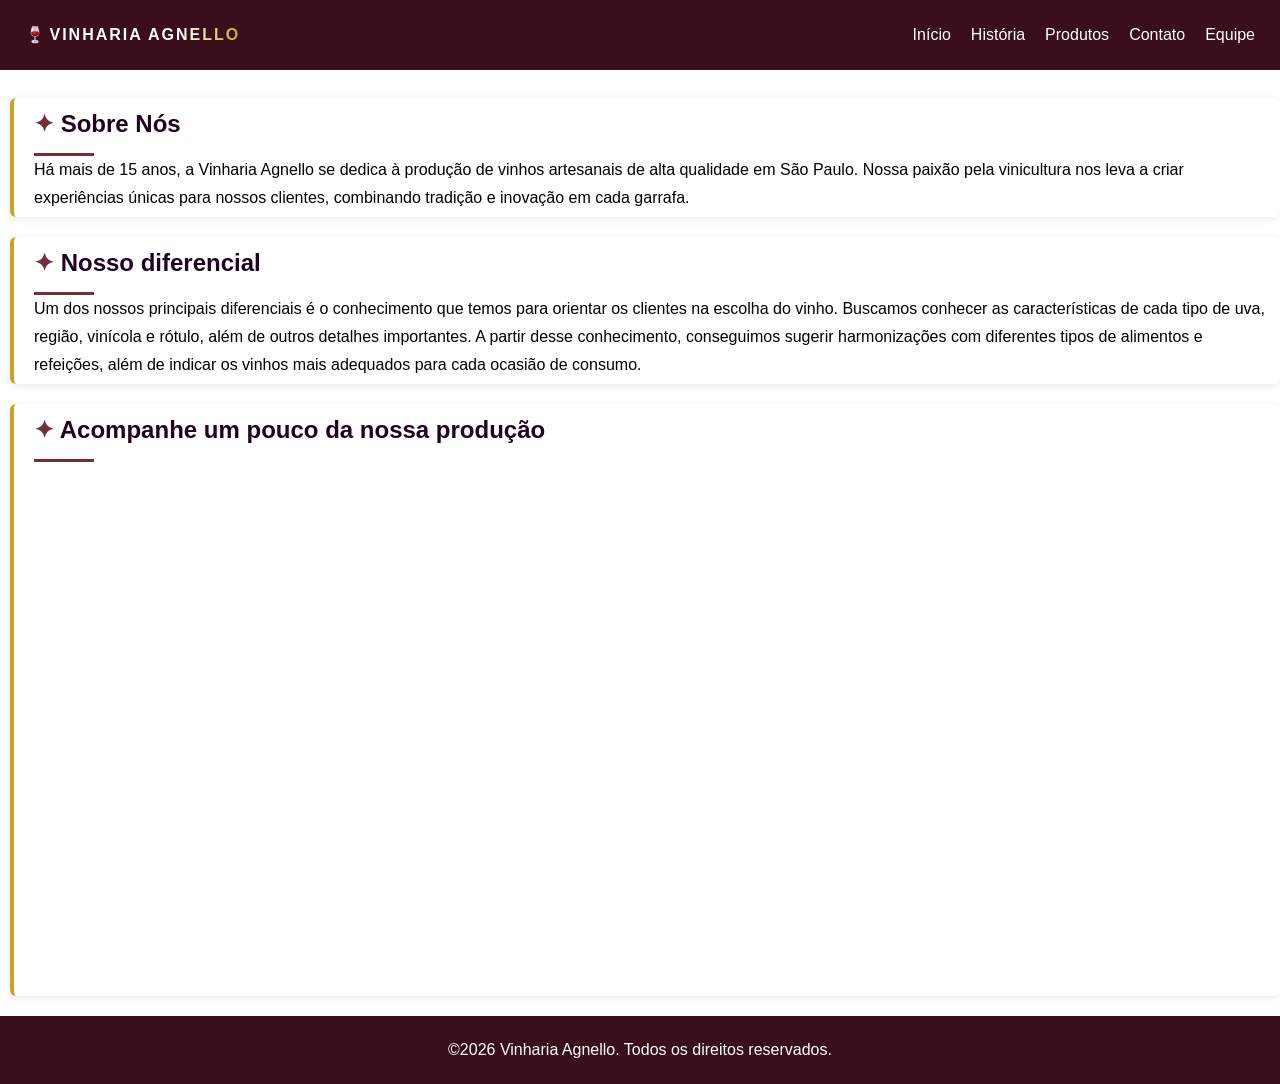
<file: index.html>
<!DOCTYPE html>
<html lang="pt-br">
<head>
    <meta charset="UTF-8">
    <meta name="keywords" content="Vinharia Agnello vinhos artesanais há mais de 15 anos em São Paulo">
    <title>Vinharia Agnello</title>
    <link rel="stylesheet" href="src/assets/css/style.css">
</head>
<body>
    <header class="container-header">
        <div class="container-header_title">
            <a class="title" href="index.html">VINHARIA AGNELLO</a>
        </div>
        <div class="container-header_nav">
            <nav>
                <!-- lista de links internos para navegar pela página -->
                <ul class="menu-list"> 
                    <li class="menu-item"><a href="index.html">Início</a></li>
                    <li class="menu-item"><a href="src/pages/historia.html">História</a></li>
                    <li class="menu-item"><a href="src/pages/produtos.html">Produtos</a></li>
                    <li class="menu-item"><a href="src/pages/contatos.html">Contato</a></li>
                    <li class="menu-item"><a href="src/pages/equipe.html">Equipe</a></li>
                </ul>
            </nav>
        </div>
    </header>

    <br>

    <!-- corpo da pagina inicial -->
    <main>
        <section id="sobre-nos">
            <h2>Sobre Nós</h2>
            <p>Há mais de 15 anos, a Vinharia Agnello se dedica à produção de vinhos artesanais de alta qualidade em São Paulo. Nossa paixão pela vinicultura nos leva a criar experiências únicas para nossos clientes, combinando tradição e inovação em cada garrafa.</p>
        </section>

        <section id = "sobre-nos">
            <h2>Nosso diferencial</h2>
            <p>Um dos nossos principais diferenciais é o conhecimento que temos para orientar os clientes na escolha do vinho. Buscamos conhecer as características de cada tipo de uva, região, vinícola e rótulo, além de outros detalhes importantes. A partir desse conhecimento, conseguimos sugerir harmonizações com diferentes tipos de alimentos e refeições, além de indicar os vinhos mais adequados para cada ocasião de consumo.</p>
        </section>

        <!-- vídeo do youtube -->
        <section id = "sobre-nos">
            <h2 >Acompanhe um pouco da nossa produção</h2>
            <iframe width="919" height="517" src="https://www.youtube.com/embed/ieRbMcKo-t4" title="Produção artesanal de VINHO, Arte Milenar na Serra Gaúcha - VINHO COLONIAL 🍇 tradição italiana" frameborder="0" allow="accelerometer; autoplay; clipboard-write; encrypted-media; gyroscope; picture-in-picture; web-share" referrerpolicy="strict-origin-when-cross-origin" allowfullscreen></iframe>
        </section>
    </main>



    <footer>
        <p class="footer-text">©2026 Vinharia Agnello. Todos os direitos reservados.</p>
    </footer>

<script src="src/assets/js/script.js"></script>    
</body>
</html>
</file>
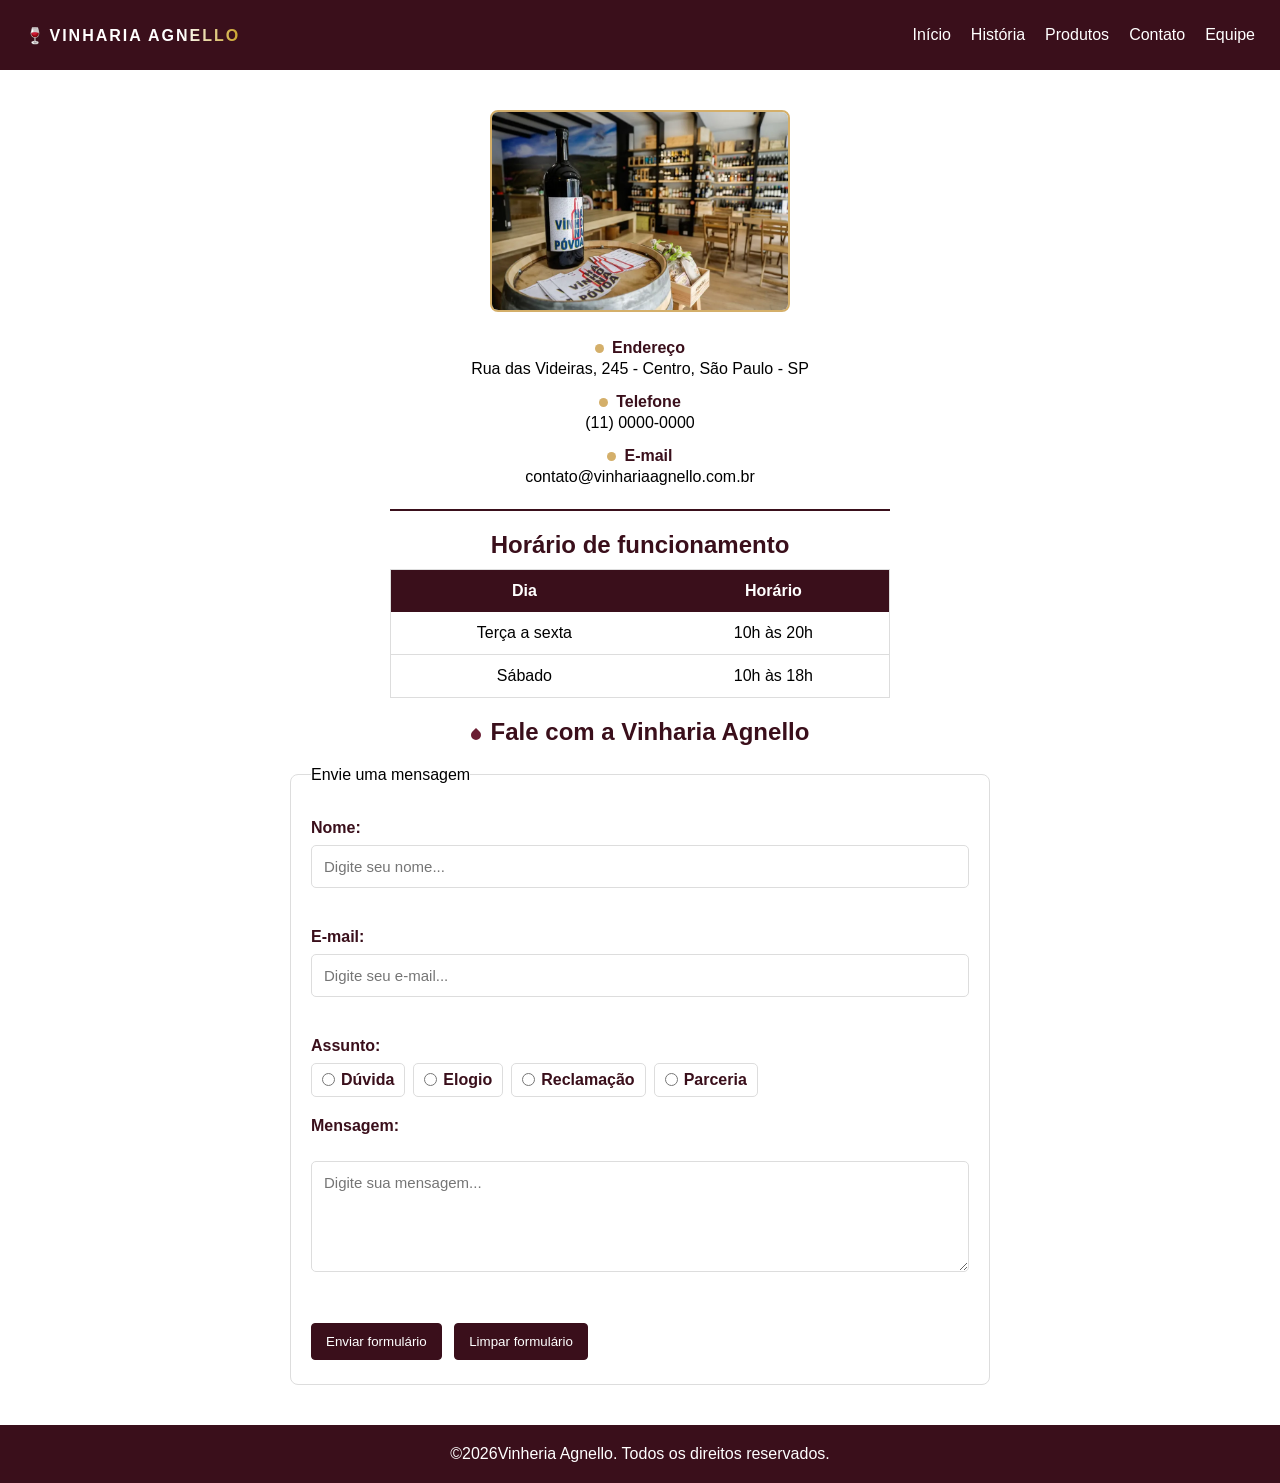
<file: src/pages/contatos.html>
<!DOCTYPE html>
<html lang="pt-br">

<head>
    <meta charset="UTF-8">
    <meta name="viewport" content="width=device-width, initial-scale=1.0">
    <meta name="keywords" content="vinharia agnello, contato, vinhos">
    <meta name="description" content="Contato da Vinharia Agnello">
    <link rel="stylesheet" href="../assets/css/contatos.css">
    <link rel="stylesheet" href="../assets/css/efeitos.css">
    <title>Vinharia Agnello - Contato</title>
</head>

<body>

    <header class="container-header">
        <div class="container-header_title">
            <a class="title" href="../../index.html">VINHARIA AGNELLO</a>
        </div>
        <div class="container-header_nav">
            <nav>
                <ul class="menu-list">
                    <li class="menu-item"><a href="../../index.html">Início</a></li>
                    <li class="menu-item"><a href="historia.html">História</a></li>
                    <li class="menu-item"><a href="produtos.html">Produtos</a></li>
                    <li class="menu-item"><a href="contatos.html" aria-current="page">Contato</a></li>
                    <li class="menu-item"><a href="equipe.html">Equipe</a></li>
                </ul>
            </nav>
        </div>
    </header>
    <main>
        <div class="conteudo-contato">
            <section class="container-informacoes">
                <img src="../assets/imgs/Vinharia.jpg" title="Fachada da loja Vinharia Agnello" width="300"
                    alt="Fachada da loja Vinharia Agnello">
                <dl>
                    <dt>Endereço</dt>
                    <dd>Rua das Videiras, 245 - Centro, São Paulo - SP</dd>

                    <dt>Telefone</dt>
                    <dd>(11) 0000-0000</dd>

                    <dt>E-mail</dt>
                    <dd>contato@vinhariaagnello.com.br</dd>
                </dl>
            </section>
            <div class="divisao-vinho"></div>
            <section class="horario-contato">
                <h3>Horário de funcionamento</h3>
                <table>
                    <tr>
                        <th>Dia</th>
                        <th>Horário</th>
                    </tr>
                    <tr>
                        <td>Terça a sexta</td>
                        <td>10h às 20h</td>
                    </tr>
                    <tr>
                        <td>Sábado</td>
                        <td>10h às 18h</td>
                    </tr>
                </table>
            </section>
            <section id="sobre-nos" class="formulario-section">
                <h2>Fale com a Vinharia Agnello</h2>
                <form>
                    <fieldset>
                        <legend>Envie uma mensagem</legend>
                        <label for="nome">Nome:</label>
                        <input type="text" name="nome" id="nome" placeholder="Digite seu nome...">

                        <label for="email">E-mail:</label>
                        <input type="email" name="email" id="email" placeholder="Digite seu e-mail...">

                        <span class="rotulo-assunto">Assunto:</span>
                        <div class="opcoes-assunto">
                            <div class="opcao-assunto">
                                <input type="radio" name="assunto" id="assunto-duvida" value="duvida">
                                <label for="assunto-duvida">Dúvida</label>
                            </div>
                            <div class="opcao-assunto">
                                <input type="radio" name="assunto" id="assunto-elogio" value="elogio">
                                <label for="assunto-elogio">Elogio</label>
                            </div>
                            <div class="opcao-assunto">
                                <input type="radio" name="assunto" id="assunto-reclamacao" value="reclamacao">
                                <label for="assunto-reclamacao">Reclamação</label>
                            </div>
                            <div class="opcao-assunto">
                                <input type="radio" name="assunto" id="assunto-parceria" value="parceria">
                                <label for="assunto-parceria">Parceria</label>
                            </div>
                        </div>

                        <label for="mensagem">Mensagem:</label><br>
                        <textarea name="mensagem" id="mensagem" rows="5" cols="40"
                            placeholder="Digite sua mensagem..."></textarea>
                        <br><br>
                        <button type="submit">Enviar formulário</button>
                        <button type="reset">Limpar formulário</button>
                    </fieldset>
                </form>
            </section>
        </div>
    </main>
    <footer>
        <p class="footer-text">©2026Vinheria Agnello. Todos os direitos reservados.</p>
    </footer>
    <script src="../assets/js/cadastroDePessoas.js"></script>
</body>

</html>
</file>
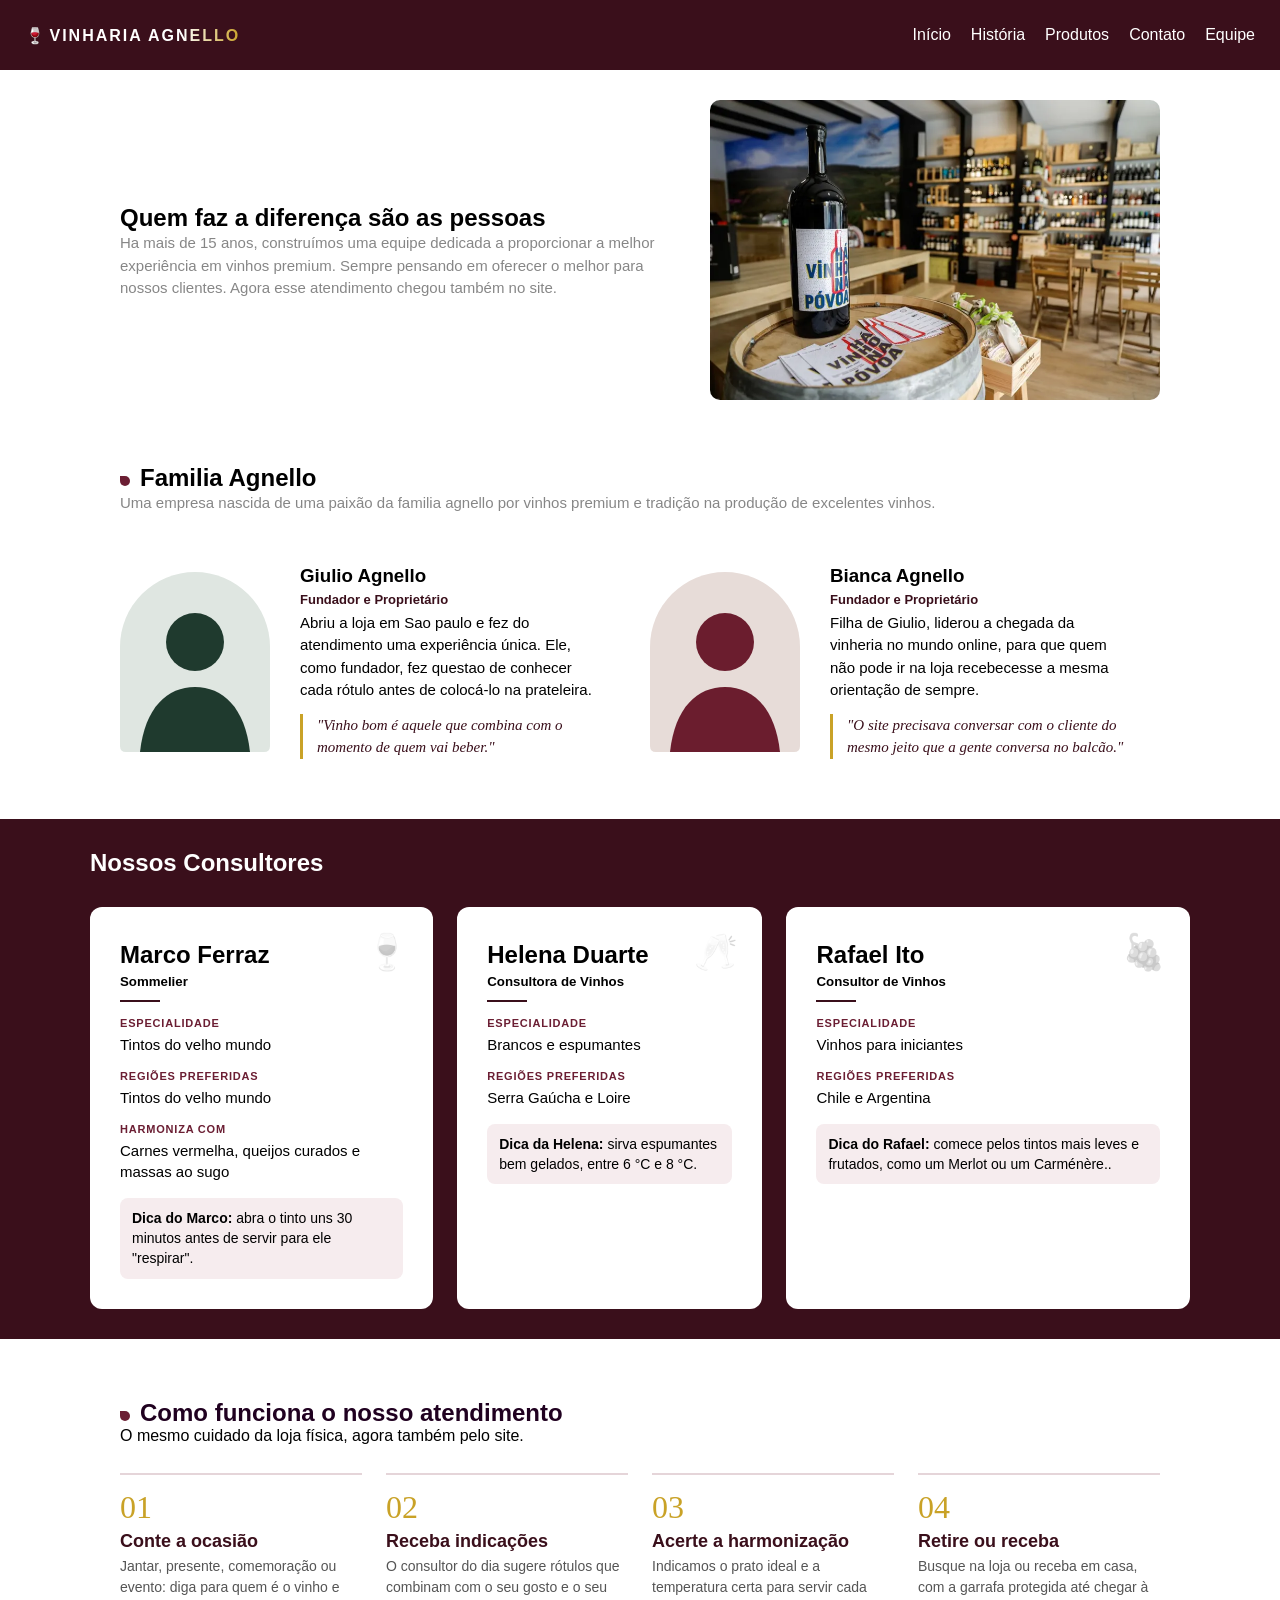
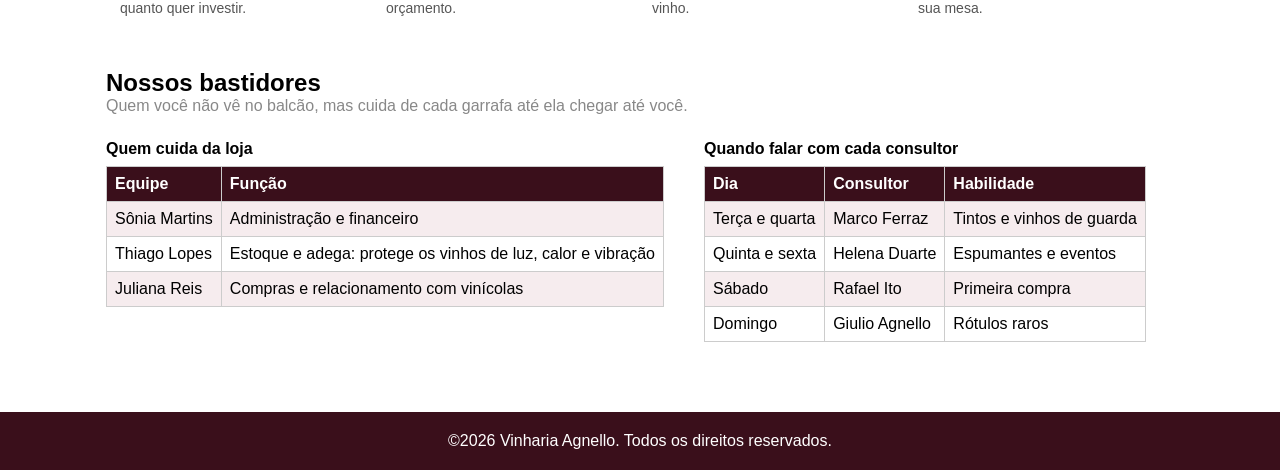
<file: src/pages/equipe.html>
<!DOCTYPE html>
<html lang="pt-br">

<head>
    <meta charset="UTF-8">
    <meta name="viewport" content="width=device-width, initial-scale=1.0">
    <link rel="stylesheet" href="../assets/css/equipe.css">
    <title>Equipe | Vinharia Agnello</title>
</head>

<body>
    <!-- Cabeçalho -->
    <header class="container-header">
        <div class="container-header_title">
            <a class="title design" href="../../index.html">VINHARIA AGNELLO</a>
        </div>
        <div class="container-header_nav">
            <nav>
                <ul class="menu-list">
                    <li class="menu-item"><a href="../../index.html">Início</a></li>
                    <li class="menu-item"><a href="historia.html">História</a></li>
                    <li class="menu-item"><a href="produtos.html">Produtos</a></li>
                    <li class="menu-item"><a href="contatos.html">Contato</a></li>
                    <li class="menu-item"><a href="equipe.html">Equipe</a></li>
                </ul>
            </nav>
        </div>
    </header>


    <!-- Abertura -->
    <section class="container-beginner">
        <div class="container-beginner_text">
            <h1>Quem faz a diferença são as pessoas</h1>
            <p>Ha mais de 15 anos, construímos uma equipe dedicada a proporcionar a melhor experiência em vinhos
                premium. Sempre pensando em oferecer o melhor para nossos clientes. Agora esse atendimento chegou também
                no site.</p>
        </div>
        <div class="container-beginner_image">
            <img class="beginner-image" width="30%" src="../assets/imgs/Vinharia.jpg" alt="Vinharia Agnello">
        </div>
    </section>


    <!-- Fundadores -->
    <section class="container-founders">
        <div class="container-founders_text">
            <h2>Familia Agnello</h2>
            <p>Uma empresa nascida de uma paixão da familia agnello por vinhos premium e tradição na produção de
                excelentes vinhos.</p>
        </div>
        <div class="container-founders_people">
            <div class="pessoa1">
                <img class="founder-image" src="../assets/imgs/bianca.svg" alt="Vinharia Agnello">
                <div class="founder-one">
                    <h3>Giulio Agnello</h3>
                    <h6>Fundador e Proprietário</h6>
                    <p>Abriu a loja em Sao paulo e fez do atendimento uma experiência única. Ele, como fundador, fez
                        questao de conhecer cada rótulo antes de colocá-lo na prateleira.</p>
                    <blockquote class="citacao">
                        <p>"Vinho bom é aquele que combina com o momento de quem vai beber."</p>
                    </blockquote>
                </div>
            </div>
            <div class="pessoa2">
                <img class="founder-image" src="../assets/imgs/giulio.svg" alt="Vinharia Agnello">
                <div class="founder-two">
                    <h3>Bianca Agnello</h3>
                    <h6>Fundador e Proprietário</h6>
                    <p>Filha de Giulio, liderou a chegada da vinheria no mundo online, para que quem não pode ir na loja
                        recebecesse a mesma orientação de sempre.</p>
                    <blockquote class="citacao">
                        <p>"O site precisava conversar com o cliente do mesmo jeito que a gente conversa no balcão."</p>
                    </blockquote>
                </div>
            </div>
        </div>
    </section>


    <!-- Consultores -->
    <section class="container-consultants bolhas">
        <div class="container-consultants_text">
            <h2>Nossos Consultores</h2>
        </div>
        <div class="container-cards" id="topo">
            <div class="container-principal">
                <h1 class="Marco">Marco Ferraz</h1>
                <h5>Sommelier</h5>
                <hr>
                <div class="ficha">
                    <h6>Especialidade</h6>
                    <p>Tintos do velho mundo</p>
                    <h6>Regiões preferidas</h6>
                    <p>Tintos do velho mundo</p>
                    <h6>Harmoniza com</h6>
                    <p>Carnes vermelha, queijos curados e massas ao sugo</p>
                </div>
                <p class="dica"><strong>Dica do Marco:</strong> abra o tinto uns 30 minutos antes de servir para ele
                    "respirar".</p>
            </div>
            <div class="container-secondary">
                <h1 class="Helena">Helena Duarte</h1>
                <h5>Consultora de Vinhos</h5>
                <hr>
                <div class="ficha">
                    <h6>Especialidade</h6>
                    <p>Brancos e espumantes</p>
                    <h6>Regiões preferidas</h6>
                    <p>Serra Gaúcha e Loire</p>
                </div>
                <p class="dica"><strong>Dica da Helena: </strong> sirva espumantes bem gelados, entre 6 °C e 8 °C.</p>
            </div>
            <div class="container-third">
                <h1 class="Rafael">Rafael Ito</h1>
                <h5>Consultor de Vinhos</h5>
                <hr>
                <div class="ficha">
                    <h6>Especialidade</h6>
                    <p>Vinhos para iniciantes</p>
                    <h6>Regiões preferidas</h6>
                    <p>Chile e Argentina</p>
                </div>
                <p class="dica"><strong>Dica do Rafael: </strong> comece pelos tintos mais leves e frutados, como um
                    Merlot ou um Carménère..</p>
            </div>
        </div>
    </section>



    <!-- Atendimento -->
    <section class="container-atendimento">
        <h2>Como funciona o nosso atendimento</h2>
        <p>O mesmo cuidado da loja física, agora também pelo site.</p>

        <ol class="passos">
            <li>
                <span class="numero">01</span>
                <h3>Conte a ocasião</h3>
                <p>Jantar, presente, comemoração ou evento: diga para quem é o vinho e quanto quer investir.</p>
            </li>
            <li>
                <span class="numero">02</span>
                <h3>Receba indicações</h3>
                <p>O consultor do dia sugere rótulos que combinam com o seu gosto e o seu orçamento.</p>
            </li>
            <li>
                <span class="numero">03</span>
                <h3>Acerte a harmonização</h3>
                <p>Indicamos o prato ideal e a temperatura certa para servir cada vinho.</p>
            </li>
            <li>
                <span class="numero">04</span>
                <h3>Retire ou receba</h3>
                <p>Busque na loja ou receba em casa, com a garrafa protegida até chegar à sua mesa.</p>
            </li>
        </ol>
    </section>



    <!-- Bastidores -->
    <section class="bastidores">
        <h2>Nossos bastidores</h2>
        <p class="subtitulo">Quem você não vê no balcão, mas cuida de cada garrafa até ela chegar até você.</p>

        <div class="tabelas" border="1">
            <div>
                <h3>Quem cuida da loja</h3>
                <table>
                    <tr>
                        <th>Equipe</th>
                        <th>Função</th>
                    </tr>
                    <tr>
                        <td>Sônia Martins</td>
                        <td>Administração e financeiro</td>
                    </tr>
                    <tr>
                        <td>Thiago Lopes</td>
                        <td>Estoque e adega: protege os vinhos de luz, calor e vibração</td>
                    </tr>
                    <tr>
                        <td>Juliana Reis</td>
                        <td>Compras e relacionamento com vinícolas</td>
                    </tr>
                </table>
            </div>

            <div>
                <h3>Quando falar com cada consultor</h3>
                <table>
                    <tr>
                        <th>Dia</th>
                        <th>Consultor</th>
                        <th>Habilidade</th>
                    </tr>
                    <tr>
                        <td>Terça e quarta</td>
                        <td>Marco Ferraz</td>
                        <td>Tintos e vinhos de guarda</td>
                    </tr>
                    <tr>
                        <td>Quinta e sexta</td>
                        <td>Helena Duarte</td>
                        <td>Espumantes e eventos</td>
                    </tr>
                    <tr>
                        <td>Sábado</td>
                        <td>Rafael Ito</td>
                        <td>Primeira compra</td>
                    </tr>
                    <tr>
                        <td>Domingo</td>
                        <td>Giulio Agnello</td>
                        <td>Rótulos raros</td>
                    </tr>
                </table>
            </div>
        </div>
    </section>




    <!-- Rodape -->
    <footer>
        <p class="footer-text">&copy;2026 Vinharia Agnello. Todos os direitos reservados.</p>
    </footer>


</body>

</html>
</file>
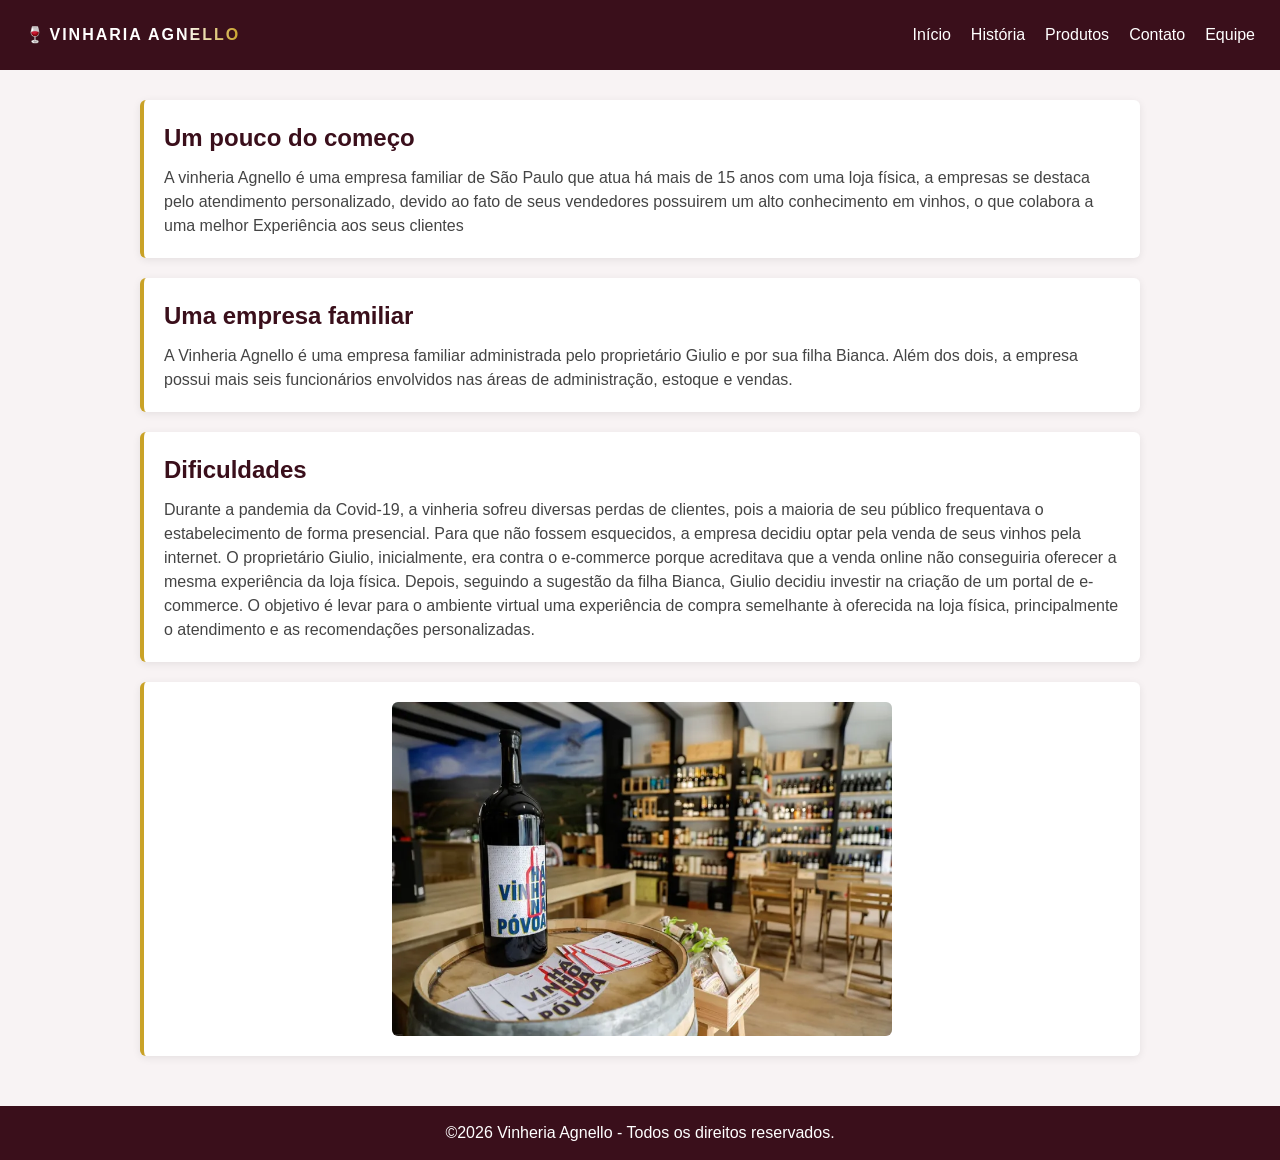
<file: src/pages/historia.html>
<!DOCTYPE html>
    <html lang="pt-br">
    <head>
        <meta charset="UTF-8">
        <meta name="viewport" content="width=device-width, initial-scale=1.0">
        <link rel="stylesheet" href="../assets/css/historia.css">   
        <title>História da Vinheria Agnello</title>
    </head>
    <body>
<header class="container-header">
        <div class="container-header_title"> 
            <a class="title" href="../../index.html">VINHARIA AGNELLO</a>
        </div>
        <div class="container-header_nav">
            <nav>
                <ul class="menu-list">
                    <li class="menu-item"><a href="../../index.html">Início</a></li>
                    <li class="menu-item"><a href="historia.html">História</a></li>
                    <li class="menu-item"><a href="produtos.html">Produtos</a></li>
                    <li class="menu-item"><a href="contatos.html">Contato</a></li>
                    <li class="menu-item"><a href="equipe.html">Equipe</a></li>
                </ul>
            </nav>
        </div>
    </header>
        <main>
         <section id = "sobre-nos">
        <h2> Um pouco do começo </h2>
        <p> 
            A vinheria Agnello é uma empresa familiar de São Paulo que atua há mais de 15 anos com uma loja física, a empresas se destaca pelo atendimento personalizado, devido ao fato de seus vendedores possuirem um alto conhecimento em vinhos, o que colabora a uma melhor Experiência aos seus clientes 
        </p>
         </section>
         <section id = "sobre-nos">
        <h2>Uma empresa familiar</h2>

        <p>
            A Vinheria Agnello é uma empresa familiar administrada pelo proprietário
            Giulio e por sua filha Bianca. Além dos dois, a empresa possui mais seis
            funcionários envolvidos nas áreas de administração, estoque e vendas.
        </p>
        </section>
        <section id="sobre-nos">
            <h2>Dificuldades</h2>
            <p>Durante a pandemia da Covid-19, a vinheria sofreu diversas perdas de clientes, pois a maioria de seu público frequentava o estabelecimento de forma presencial. Para que não fossem esquecidos, a empresa decidiu optar pela venda de seus vinhos pela internet. O proprietário Giulio, inicialmente, era contra o e-commerce porque acreditava que a venda online não conseguiria oferecer a mesma experiência da loja física. Depois, seguindo a sugestão da filha Bianca, Giulio decidiu investir na criação de um portal de e-commerce. O objetivo é levar para o ambiente virtual uma experiência de compra semelhante à oferecida na loja física, principalmente o atendimento e as recomendações personalizadas.</p>
        </section>

        <section id="sobre-nos">
            <img src="../assets/imgs/Vinharia.jpg" alt="Vinheria Agnello" width="300">
        </section>

        </main>

        <footer>
            <p class="footer-text">
                ©2026 Vinheria Agnello - Todos os direitos reservados.
            </p>
        </footer>

    </body>
</html>
</file>
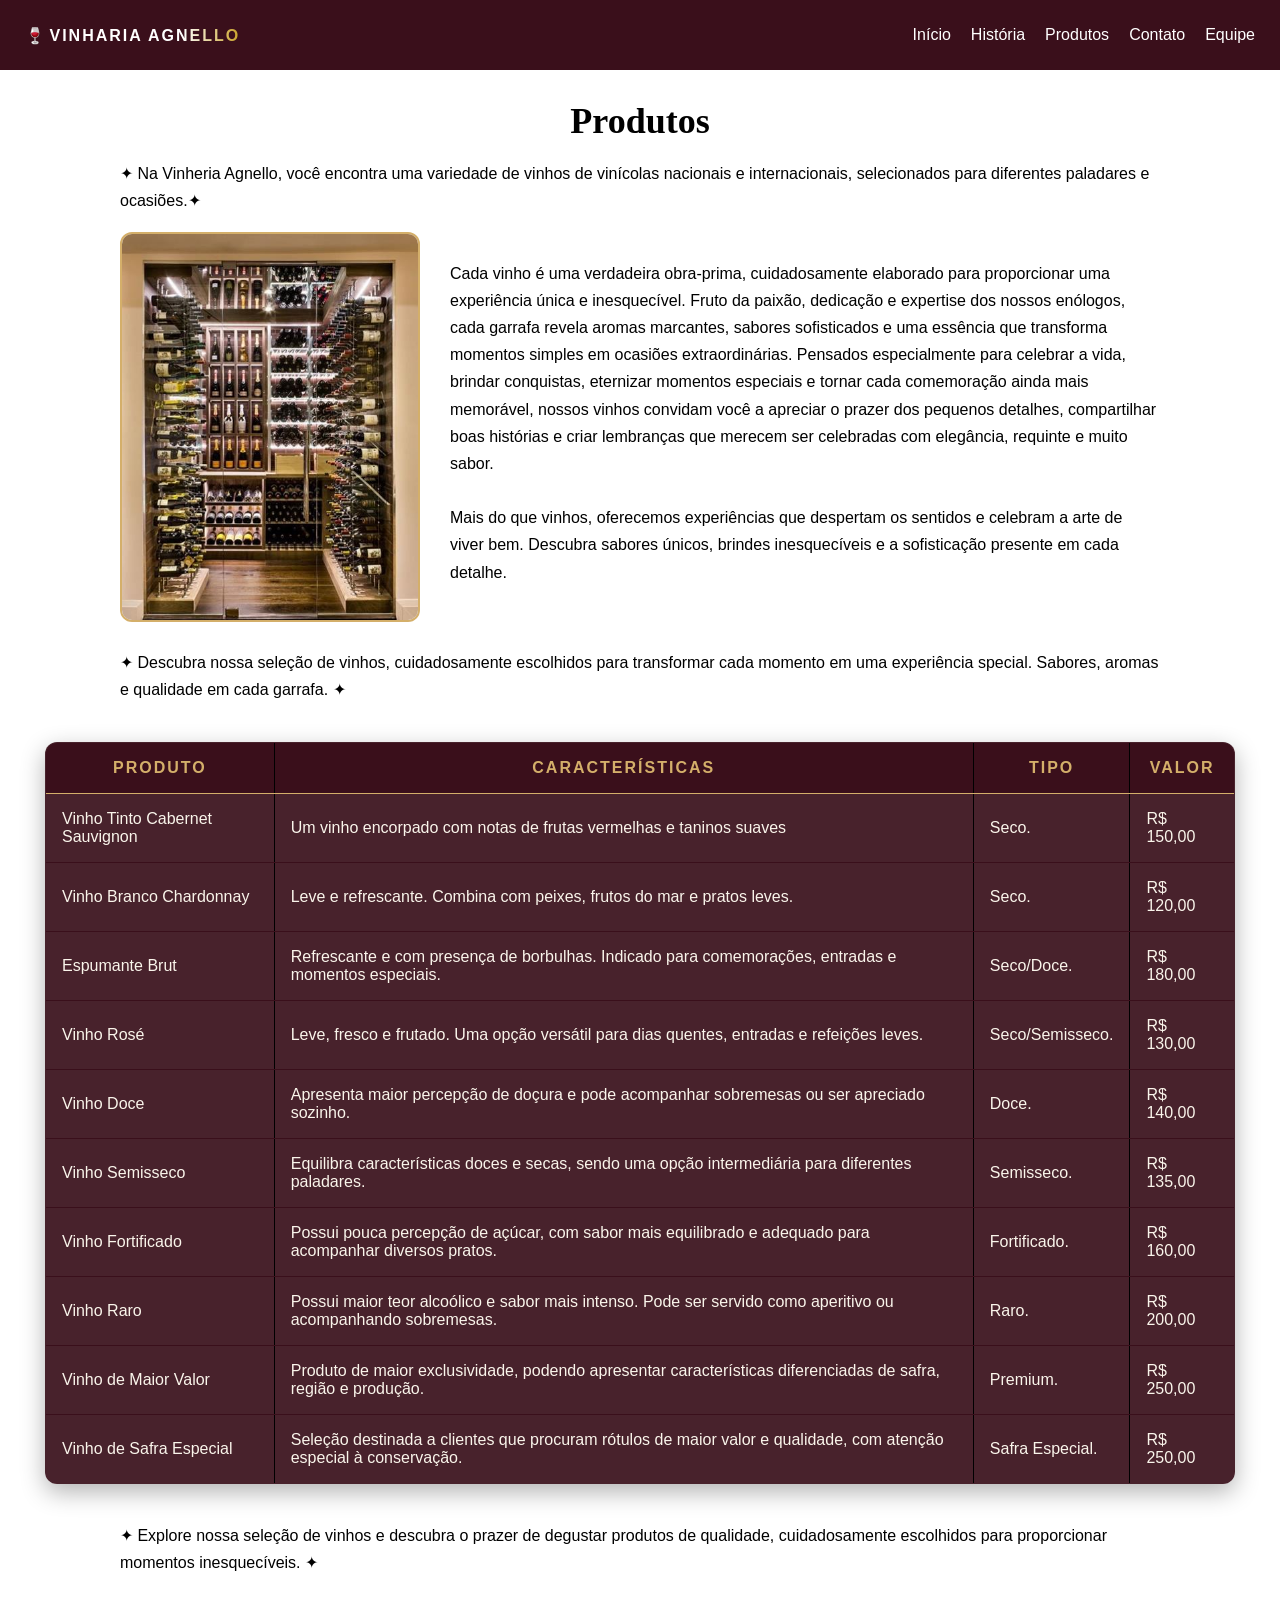
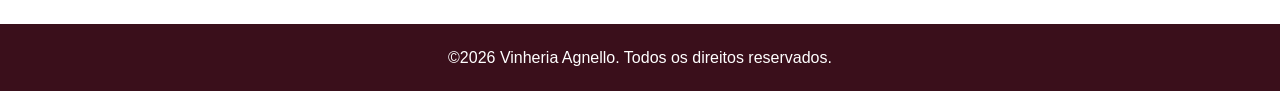
<file: src/pages/produtos.html>
<!DOCTYPE html>
<html lang="pt-br">

<head>
    <link rel="stylesheet" href="../assets/css/produtos.css">
    <meta charset="UTF-8">
    <meta name="viewport" content="width=device-width, initial-scale=1.0">

</head>

<body>
    <!-- Cabeçalho -->
    <header class="container-header">
        <div class="container-header_title">
            <a class="title" href="../../index.html">VINHARIA AGNELLO</a>
        </div>
        <div class="container-header_nav">
            <nav>
                <ul class="menu-list">
                    <li class="menu-item"><a href="../../index.html">Início</a></li>
                    <li class="menu-item"><a href="historia.html">História</a></li>
                    <li class="menu-item"><a href="produtos.html">Produtos</a></li>
                    <li class="menu-item"><a href="contatos.html">Contato</a></li>
                    <li class="menu-item"><a href="equipe.html">Equipe</a></li>
                </ul>
            </nav>
        </div>
    </header>
<div class=decoracao>
       
    <section id="sobre-nos">
        <h1>Produtos</h1>
        <br>
        <p>✦ Na Vinheria Agnello, você encontra uma variedade de vinhos de vinícolas nacionais e internacionais,
            selecionados para diferentes paladares e ocasiões.✦ </p>
            <br>
            <div class="container">
        <img src="../assets/imgs/Vinnho1.png" alt="Vinhos" width="500">
        <p><br>Cada vinho é uma verdadeira obra-prima, cuidadosamente elaborado para proporcionar uma experiência única e inesquecível. Fruto da paixão, dedicação e expertise dos nossos enólogos, cada garrafa revela aromas marcantes, sabores sofisticados e uma essência que transforma momentos simples em ocasiões extraordinárias. Pensados especialmente para celebrar a vida, brindar conquistas, eternizar momentos especiais e tornar cada comemoração ainda mais memorável, nossos vinhos convidam você a apreciar o prazer dos pequenos detalhes, compartilhar boas histórias e criar lembranças que merecem ser celebradas com elegância, requinte e muito sabor. <br> <br>
        Mais do que vinhos, oferecemos experiências que despertam os sentidos e celebram a arte de viver bem. Descubra sabores únicos, brindes inesquecíveis e a sofisticação presente em cada detalhe.    
        </p>
        

        </div>
        <p class="container-text"><br>✦ Descubra nossa seleção de vinhos, cuidadosamente escolhidos para transformar cada
            momento em uma experiência special. Sabores, aromas e qualidade em cada garrafa. ✦</p>
            
    </section>

    <br>
    <table>
        <tr>
            <th>Produto</th>
            <th>Características</th>
            <th>Tipo</th>
            <th>Valor</th>
        </tr>
        <tr>
            <td>Vinho Tinto Cabernet Sauvignon</td>
            <td>Um vinho encorpado com notas de frutas vermelhas e taninos suaves</td>
            <td>Seco.</td>
            <td>R$ 150,00</td>
        </tr>
        <tr>
            <td>Vinho Branco Chardonnay</td>
            <td>Leve e refrescante. Combina com peixes, frutos do mar e pratos leves.</td>
            <td>Seco.</td>
            <td>R$ 120,00</td>
        </tr>
        <tr>
            <td>Espumante Brut</td>
            <td>Refrescante e com presença de borbulhas. Indicado para comemorações, entradas e momentos especiais.</td>
            <td>Seco/Doce.</td>
            <td>R$ 180,00</td>
        </tr>

        <tr>
            <td>Vinho Rosé</td>
            <td>Leve, fresco e frutado. Uma opção versátil para dias quentes, entradas e refeições leves. </td>
            <td>Seco/Semisseco.</td>
            <td>R$ 130,00</td>
        </tr>
        <tr>
            <td>Vinho Doce</td>
            <td>Apresenta maior percepção de doçura e pode acompanhar sobremesas ou ser apreciado sozinho.</td>
            <td>Doce.</td>
            <td>R$ 140,00</td>
        </tr>
        <tr>
            <td>Vinho Semisseco</td>
            <td>Equilibra características doces e secas, sendo uma opção intermediária para diferentes paladares.</td>
            <td>Semisseco.</td>
            <td>R$ 135,00</td>
        </tr>
        <tr>
            <td>Vinho Fortificado</td>
            <td>Possui pouca percepção de açúcar, com sabor mais equilibrado e adequado para acompanhar diversos pratos.
            </td>
            <td>Fortificado.</td>
            <td>R$ 160,00</td>
        </tr>
        <tr>
            <td>Vinho Raro</td>
            <td>Possui maior teor alcoólico e sabor mais intenso. Pode ser servido como aperitivo ou acompanhando
                sobremesas.</td>
            <td>Raro.</td>
            <td>R$ 200,00</td>
        </tr>
        <tr>
            <td>Vinho de Maior Valor</td>
            <td>Produto de maior exclusividade, podendo apresentar características diferenciadas de safra, região e
                produção.</td>
            <td>Premium.</td>
            <td>R$ 250,00</td>
        </tr>
        <tr>
            <td>Vinho de Safra Especial</td>
            <td>Seleção destinada a clientes que procuram rótulos de maior valor e qualidade, com atenção especial à
                conservação.</td>
            <td>Safra Especial.</td>
            <td>R$ 250,00</td>
        </tr>
    </table>
    <style>
        table {
            border-collapse: collapse;
            width: 100%;
            margin: 10px auto;
        }

    </style>
    <br>
    <section id="sobre-nos">
        <p>✦ Explore nossa seleção de vinhos e descubra o prazer de degustar produtos de qualidade, cuidadosamente
            escolhidos para proporcionar momentos inesquecíveis. ✦</p>
            <br>
    </section>
</div>
    <footer>
        <p class="footer-text">
            ©2026 Vinheria Agnello. Todos os direitos reservados.
        </p>
    </footer>
</body>

</html>
</file>
<file: src/assets/css/style.css>
@import url("./efeitos.css");

* {
    margin: 0;
    padding: 0;
    box-sizing: border-box;
    font-family: 'Franklin Gothic Medium', 'Arial Narrow', Arial, sans-serif;
    line-height: 1.75;

}
a,
li {
    text-decoration: none;
    list-style: none;
}
body {
    font-family: 'Franklin Gothic Medium', 'Arial Narrow', Arial, sans-serif;
    background-color: white;
    margin: 0;
    padding: 0;
}
    

iframe {
    width: 70%;
    aspect-ratio: 16 / 9;
    height: auto;
    border-radius: 12px;
    display: block;
}

@keyframes design {
    0% {
        background-position: 100% center;
    }

    /* luz escondida à esquerda */
    100% {
        background-position: 0% center;
    }

}

.container-header .title {
    font-weight: 700;
    letter-spacing: 2px;
    background: linear-gradient(90deg, #fff 35%, #C9A227 50%, #fff 65%);
    background-size: 200% auto;
    background-clip: text;
    color: transparent;
    animation: design 3s ease-in-out infinite alternate;
}

.menu-list {
    display: flex;
    gap: 20px;
    list-style: none;
}

.menu-item a {
    position: relative;
    color: white;
    text-decoration: none;
    transition: color 0.5s ease;
}

.menu-item a:hover {
    color: #c09926;
}

.menu-item a::after {
    content: "";
    position: absolute;
    bottom: 0;
    left: 0;
    width: 100%;
    height: 2px;
    background-color: #c09926;
    transform: scaleX(0);
    transform-origin: left;
    transition: transform 0.5s ease;
}

.menu-item a:hover::after {
    transform: scaleX(1);
}


.container-header_title::before {
    content: "🍷";
}

.container-header {
    padding: 25px;
    display: flex;
    justify-content: space-between;
    width: 100%;
    height: 70px;
    line-height: normal;
    color: white;
    background-color: #3A0F1B;
    align-items: center;
}


.title {
    color: white;
}

.title {
    color: white;
}

h2 {
    color: #200120;
}

footer {
    background-color: #3A0F1B;
    color: #fff;
    width: 100%;
    margin-top: auto;
}


.footer-text {
    align-items: center;
    justify-content: center;
    display: flex;
    padding: 20px;
}

#sobre-nos {
  margin-left: 10px;
  background-color: white;
  padding: 5px;
  padding-left: 20px;
  margin-bottom: 20px;
  border-left: 4px solid #c9a227;
  border-radius: 6px;
  box-shadow: 0 2px 8px #00000015;
  transition: transform 0.3s ease;
}


#sobre-nos:hover {
  transform: translateX(5px);
}

/* estilizando com css a pg inicial */
a, button, img {
  transition: all 0.4s ease;
}

a:focus, iframe:focus {
  outline: 2px solid #722f37;
  outline-offset: 3px;
}

/* 2 PSEUDO-ELEMENTOS - Aula 06 slide 20 */
h2::before {
  content: "✦ ";
  color: #722f37;
}

h2::after {
  content: "";
  display: block;
  width: 60px;
  height: 3px;
  background: #722f37;
  margin-top: 8px;
  transition: width 0.4s;
}

h2:hover::after {
  width: 120px;
}

@keyframes entradaSuave {
  from { opacity: 0; transform: translateY(30px); }
  to { opacity: 1; transform: translateY(0); }
}

main section {
  animation: entradaSuave 0.8s ease-out backwards;
}

img:hover, iframe:hover {
  transform: scale(1.03) rotate(1deg);
  box-shadow: 0 10px 20px rgba(0,0,0,0.2);
}
/* alinhar vídeo do youtube */
iframe { 
  border-radius: 12px;
  display: block;
  margin: 20px auto;
  max-width: 100%;
}
</file>
<file: src/assets/css/contatos.css>
* {
    margin: 0;
    padding: 0;
    box-sizing: border-box;
    font-family: 'Franklin Gothic Medium', 'Arial Narrow', Arial, sans-serif;

}

a,
li {
    text-decoration: none;
    list-style: none;
}


/* Cabecalho */
@keyframes design {
    0% {
        background-position: 100% center;
    }

    100% {
        background-position: 0% center;
    }
}

.container-header .title {
    font-weight: 700;
    letter-spacing: 2px;
    background: linear-gradient(90deg, #fff 35%, #C9A227 50%, #fff 65%);
    background-size: 200% auto;
    background-clip: text;
    color: transparent;
    animation: design 3s ease-in-out infinite alternate;
}

.container-header_title::before {
    content: "🍷";
}

.menu-list {
    display: flex;
    gap: 20px;
}

.menu-item a {
    position: relative;
    color: white;
    text-decoration: none;
    transition: color 0.5s ease;
}

.menu-item a:hover {
    color: #c09926;
}

.menu-item a::after {
    content: "";
    position: absolute;
    bottom: 0;
    left: 0;
    width: 100%;
    height: 2px;
    background-color: #c09926;
    transform: scaleX(0);
    transform-origin: left;
    transition: transform 0.5s ease;
}

.menu-item a:hover::after {
    transform: scaleX(1);
}

.title {
    color: white;
}

main {
    padding: 40px 20px;
}

.conteudo-contato {
    max-width: 700px;
    margin: 0 auto;
    display: flex;
    flex-direction: column;
    align-items: center;
    gap: 20px;
}

table {
    width: 100%;
    max-width: 500px;
    border-collapse: collapse;
    margin: 10px auto 0;
    background-color: white;
    border: 1px solid #ddd;
}

table th {
    background-color: #3A0F1B;
    color: white;
    padding: 12px;
    text-align: center;
}

table td {
    padding: 12px;
    border-bottom: 1px solid #ddd;
    text-align: center;
}



form label {
    display: block;
    color: #3A0F1B;
    font-weight: bold;
    margin-top: 15px;
    margin-bottom: 8px;
}

form input[type="text"],
form input[type="email"],
form textarea {
    width: 100%;
    padding: 12px;
    border: 1px solid #ddd;
    border-radius: 5px;
    font-size: 15px;
    margin-bottom: 25px;
}

.container-formulario {
    display: grid;
    grid-template-columns: 1fr 1fr;
    gap: 20px;
}

.texto-formulario p {
    font-size: 15px;
    color: #00000079;
    line-height: 1.5;
}

#sobre-nos {
    width: 100%;
    max-width: 700px;
    margin: 0 auto;
    padding: 0;
}

.container-informacoes {
    width: 100%;
    margin-bottom: 0;
    display: flex;
    flex-direction: column;
    align-items: center;
    text-align: center;
    gap: 15px;
}

.container-informacoes img {
    display: block;
    width: 300px;
    margin: 0 auto;
    border-radius: 8px;
}

.container-informacoes dl {
    margin: 0;
}

.container-informacoes dt {
    margin-top: 12px;
    color: #3A0F1B;
    font-weight: bold;
}

.container-informacoes dd {
    margin: 0;
    line-height: 1.5;
}

.divisao-vinho {
    width: 100%;
    max-width: 500px;
    height: 2px;
    background-color: #3A0F1B;
    margin: 0 auto;
}

.horario-contato {
    width: 100%;
    max-width: 500px;
    text-align: center;
}

.horario-contato h3 {
    margin: 0 0 10px;
    color: #3A0F1B;
    text-align: center;
    font-size: 1.5rem;
}

.formulario-section {
    width: 100%;
    max-width: 700px;
}

.formulario-section h2 {
    margin-bottom: 20px;
    text-align: center;
    color: #3A0F1B;
}

fieldset {
    border: 1px solid #ddd;
    border-radius: 8px;
    padding: 20px;
    background: #fff;
}

.container-header {
    padding: 25px;
    display: flex;
    justify-content: space-between;
    width: 100%;
    height: 70px;
    background-color: #3A0F1B;
    align-items: center;
}

footer {
    background-color: #3A0F1B;
    color: #fff;
}

.footer-text {
    align-items: center;
    justify-content: center;
    display: flex;
    padding: 20px;
}
</file>
<file: src/assets/css/efeitos.css>
@keyframes design {
    0% {
        background-position: 100% center;
    }

    100% {
        background-position: 0% center;
    }
}

@keyframes contato-entrada {
    from {
        opacity: 0;
        transform: translateY(14px);
    }

    to {
        opacity: 1;
        transform: translateY(0);
    }
}

.container-header .title {
    font-weight: 700;
    letter-spacing: 2px;
    background: linear-gradient(90deg, #fff 35%, #c9a227 50%, #fff 65%);
    background-size: 200% auto;
    background-clip: text;
    color: transparent;
    animation: design 3s ease-in-out infinite alternate;
}

.container-header_title::before {
    content: "🍷";
}

.container-header .menu-item a {
    position: relative;
    transition: color 0.5s ease;
}

.container-header .menu-item a::after {
    position: absolute;
    bottom: 0;
    left: 0;
    width: 100%;
    height: 2px;
    background: #c09926;
    content: "";
    transform: scaleX(0);
    transform-origin: left;
    transition: transform 0.5s ease;
}

.container-header .menu-item a:hover {
    color: #c09926;
}

.container-header .menu-item a:hover::after {
    transform: scaleX(1);
}

.container-header .menu-item a:focus-visible,
.formulario-section :focus-visible {
    outline: 3px solid #d4af6a;
    outline-offset: 3px;
}

.conteudo-contato > section {
    animation: contato-entrada 0.65s ease both;
}

.conteudo-contato > section:nth-child(3) {
    animation-delay: 0.12s;
}

.conteudo-contato > section:nth-child(4) {
    animation-delay: 0.22s;
}

.container-informacoes dt::before {
    display: inline-block;
    width: 9px;
    height: 9px;
    margin-right: 8px;
    border-radius: 50%;
    background: #d4af6a;
    content: "";
}

.formulario-section h2::before {
    display: inline-block;
    width: 10px;
    height: 10px;
    margin-right: 10px;
    border-radius: 0 50% 50% 50%;
    background: #6b1e33;
    content: "";
    transform: rotate(45deg);
}

.container-informacoes img {
    border: 2px solid #d4af6a;
    transition: transform 0.3s ease, box-shadow 0.3s ease;
}

.container-informacoes img:hover {
    box-shadow: 0 0 18px #d4af6a66;
    transform: scale(1.05);
}

.horario-contato tr:not(:first-child):hover td {
    background: #3a0f1b;
    color: #fff;
}

.horario-contato th,
.horario-contato td {
    transition: background-color 0.25s ease, color 0.25s ease;
}

.rotulo-assunto {
    display: block;
    margin: 15px 0 8px;
    color: #3a0f1b;
    font-weight: bold;
}

.opcoes-assunto {
    display: flex;
    flex-wrap: wrap;
    gap: 8px;
    margin-bottom: 20px;
}

.opcao-assunto {
    display: inline-flex;
    align-items: center;
    gap: 6px;
    padding: 7px 10px;
    border: 1px solid #ddd;
    border-radius: 5px;
    transition: border-color 0.2s ease, background-color 0.2s ease, transform 0.2s ease;
}

.opcao-assunto input {
    accent-color: #3a0f1b;
}

.opcao-assunto label {
    display: inline;
    margin: 0;
    cursor: pointer;
}

.opcao-assunto input:checked + label {
    color: #3a0f1b;
    font-weight: bold;
}

.formulario-section input[type="text"],
.formulario-section input[type="email"],
.formulario-section textarea {
    transition: border-color 0.2s ease, box-shadow 0.2s ease;
}

.formulario-section input[type="text"]:focus,
.formulario-section input[type="email"]:focus,
.formulario-section textarea:focus {
    border-color: #3a0f1b;
    box-shadow: 0 0 0 3px #3a0f1b1a;
}

.formulario-section button {
    margin: 4px 8px 4px 0;
    padding: 10px 14px;
    border: 1px solid #3a0f1b;
    border-radius: 4px;
    background: #3a0f1b;
    color: #fff;
    cursor: pointer;
    transition: background-color 0.2s ease, box-shadow 0.2s ease, transform 0.2s ease;
}

.formulario-section button:hover {
    background: #54202e;
    box-shadow: 0 5px 12px #3a0f1b33;
    transform: translateY(-2px);
}

.formulario-section button:active {
    transform: translateY(0);
}

@media (prefers-reduced-motion: reduce) {
    .conteudo-contato > section {
        animation: none;
    }

    .container-header .menu-item a,
    .container-header .menu-item a::after,
    .container-header .title,
    .container-informacoes img,
    .opcao-assunto,
    .formulario-section input,
    .formulario-section textarea,
    .formulario-section button {
        transition: none;
    }

    .container-informacoes img:hover,
    .formulario-section button:hover,
    .formulario-section button:active {
        transform: none;
    }
}
</file>
<file: src/assets/css/equipe.css>
* {
    margin: 0;
    padding: 0;
    box-sizing: border-box;
    font-family: 'Franklin Gothic Medium', 'Arial Narrow', Arial, sans-serif;

}

a,
li {
    text-decoration: none;
    list-style: none;
}


/* Cabecalho */
@keyframes design {
    0% {
        background-position: 100% center;
    }

    /* luz escondida à esquerda */
    100% {
        background-position: 0% center;
    }

}

.container-header .title {
    font-weight: 700;
    letter-spacing: 2px;
    background: linear-gradient(90deg, #fff 35%, #C9A227 50%, #fff 65%);
    background-size: 200% auto;
    background-clip: text;
    color: transparent;
    animation: design 3s ease-in-out infinite alternate;
}

.menu-list {
    display: flex;
    gap: 20px;
}

.menu-item a {
    position: relative;
    color: white;
    text-decoration: none;
    transition: color 0.5s ease;
}

.menu-item a:hover {
    color: #c09926;
}

.menu-item a::after {
    content: "";
    position: absolute;
    bottom: 0;
    left: 0;
    width: 100%;
    height: 2px;
    background-color: #c09926;
    transform: scaleX(0);
    transform-origin: left;
    transition: transform 0.5s ease;
}

.menu-item a:hover::after {
    transform: scaleX(1);
}


.container-header_title::before {
    content: "🍷";
}

.container-header {
    padding: 25px;
    display: flex;
    justify-content: space-between;
    width: 100%;
    height: 70px;
    background-color: #3A0F1B;
    align-items: center;
}



/* Abertura */
.container-beginner {
    max-width: 1100px;
    margin: 0 auto;
    display: flex;
    align-items: center;
    gap: 20px;
    padding: 30px;
}

.beginner-image {
    width: 450px;
    border-radius: 10px;
}


.container-beginner_text p {
    font-size: 15px;
    color: #00000079;
    line-height: 1.5;
}



/* Fundadores */
.founder-image {
    width: 150px;
}

.founder-one {
    padding: 30px;
}

.founder-two {
    padding: 30px;
}

.founder-one p,
.founder-two p {
    font-size: 15px;
    line-height: 1.5;
}

.founder-one h6 {
    padding: 5px 0 5px 0;
    font-size: 13px;
    color: #3A0F1B;
}

.founder-two h6 {
    padding: 5px 0 5px 0;
    font-size: 13px;
    color: #3A0F1B;
}

.container-founders {
    max-width: 1100px;
    margin: 0 auto;
    align-items: center;
    justify-content: center;
    gap: 100px;
    padding: 30px;
}


.container-founders_text h2::before {
    content: "";
    display: inline-block;
    width: 10px;
    height: 10px;
    margin-right: 10px;
    border-radius: 0 50% 50% 50%;
    background-color: #6B1E33;
}

.container-founders_people {
    display: grid;
    grid-template-columns: 1fr 1fr;
    gap: 20px;
}

.container-founders_text p {
    font-size: 15px;
    color: #00000079;
    line-height: 1.5;
}

.container-founders_text {
    margin-bottom: 20px;
}


.citacao {
    margin-top: 12px;
    padding-left: 14px;
    border-left: 3px solid #C9A227;
}


.citacao p {
    font-family: Georgia, 'Times New Roman', serif;
    font-style: italic;
    font-size: 15px;
    color: #3A0F1B;
}

.pessoa1 {
    display: flex;
    align-items: center;
    transition: 0.3s ease;
}

.pessoa1:hover {
    background-color: #F6ECEE;
    border-radius: 15px;
    box-shadow: 0px 2px 20px rgba(0, 0, 0, 0.219);
}

.pessoa2 {
    display: flex;
    align-items: center;
    transition: 0.3s ease;
}

.pessoa2:hover {
    background-color: #F6ECEE;
    border-radius: 15px;
    box-shadow: 0px 2px 20px rgba(0, 0, 0, 0.219);
}



/* Consultores */
.container-consultants {
    background-color: #3A0F1B;
    height: auto;
}

.container-consultants_text {
    max-width: 1100px;
    margin: 0 auto;
    align-items: center;
    color: white;
    padding: 30px 0 30px 0;
}

.container-cards {
    max-width: 1100px;
    margin: 0 auto;
    padding-bottom: 30px;
    display: flex;
    justify-content: space-between;
    gap: 24px;
}

.container-principal,
.container-secondary,
.container-third {
    position: relative;
    overflow: hidden;
    padding: 30px;
    background-color: #fff;
    border-radius: 12px;
    border-top: 4px solid transparent;
    transition: transform 0.5s ease, box-shadow 0.5s ease, border-color 0.5s ease;
}


.container-principal h5,
.container-secondary h5,
.container-third h5 {
    padding: 5px 0 5px 0;
}

.container-principal h6,
.container-secondary h6,
.container-third h6 {
    padding: 5px 0 5px 0;
}

h1.Marco {
    display: flex;
    justify-content: space-between;
}

.container-principal::after {
    content: "🍷";
    position: absolute;
    top: 20px;
    right: 24px;
    font-size: 2.2rem;
    opacity: 0.25;
    filter: grayscale(1);
    transition: opacity 0.4s ease, filter 0.4s ease;
}

.container-principal:hover::after {
    opacity: 1;
    filter: none;
    animation: flutuar 1.6s ease-in-out infinite;
}

.container-principal hr,
.container-secondary hr,
.container-third hr {
    border: 0;
    height: 2px;
    width: 40px;
    margin: 6px 0;
    background-color: #3A0F1B;
    transition: width 0.6s ease, background-color 0.2s ease;
}

.container-principal:hover hr {
    width: 100%;
    background-color: #c09926;
}

.ficha h6 {
    margin-top: 10px;
    font-size: 11px;
    font-weight: 700;
    text-transform: uppercase;
    letter-spacing: 0.8px;
    color: #6B1E33;
}

.ficha p {
    margin: 0;
    font-size: 15px;
    line-height: 1.4;
}

.dica {
    margin-top: 16px;
    padding: 10px 12px;
    font-size: 14px;
    line-height: 1.45;
    background-color: #F6ECEE;
    border-radius: 8px;
}

.container-secondary::after {
    content: "🥂";
    position: absolute;
    top: 20px;
    right: 24px;
    font-size: 2.2rem;
    opacity: 0.25;
    filter: grayscale(1);
    transition: opacity 0.4s ease, filter 0.4s ease;
}

.container-secondary:hover::after {
    opacity: 1;
    filter: none;
    animation: flutuar 1.6s ease-in-out infinite;
}

.container-secondary:hover hr {
    width: 100%;
    background-color: #c09926;
}

.container-third::after {
    content: "🍇";
    position: absolute;
    top: 20px;
    right: 24px;
    font-size: 2.2rem;
    opacity: 0.25;
    filter: grayscale(1);
    transition: opacity 0.4s ease, filter 0.4s ease;
}

.container-third:hover::after {
    opacity: 1;
    filter: none;
    animation: flutuar 1.6s ease-in-out infinite;
}

.container-third:hover hr {
    width: 100%;
    background-color: #c09926;
}


/* Atendimento */
.container-atendimento {
    max-width: 1100px;
    margin: 0 auto;
    padding: 60px 30px 20px;
}

.container-atendimento h2 {
    color: #200120;
    margin: 0;
}

/* gotinha antes do título */
.container-atendimento h2::before {
    content: "";
    display: inline-block;
    width: 10px;
    height: 10px;
    margin-right: 10px;
    border-radius: 0 50% 50% 50%;
    background-color: #6B1E33;
}

.passos {
    display: grid;
    grid-template-columns: repeat(4, 1fr);
    gap: 24px;
    margin: 28px 0 0;
    padding: 0;
    list-style: none;
    /* tira os números automáticos da lista */
}

.passos li {
    padding-top: 16px;
    border-top: 2px solid #e5d5d9;
    transition: border-color 0.25s ease;
}

.numero {
    display: block;
    font-family: Georgia, 'Times New Roman', serif;
    font-size: 32px;
    line-height: 1;
    color: #C9A227;
    margin-bottom: 8px;
    transition: color 0.25s ease, transform 0.25s ease;
}

.passos h3 {
    font-size: 18px;
    color: #3A0F1B;
    margin: 0;
}

.passos p {
    font-size: 14px;
    line-height: 1.5;
    color: #555;
    margin: 4px 0 0;
}



/* Bastidores */
.bastidores {
    max-width: 1100px;
    margin: 0 auto 40px;
    padding: 30px 16px;
}


.subtitulo {
    color: #888;
    margin-bottom: 25px;
}

.tabelas {
    display: flex;
    gap: 40px;
}

.tabelas h3 {
    font-size: 16px;
    margin: 0 0 8px;
}

/* tabelas */
.bastidores table {
    width: 100%;
    border-collapse: collapse;
}

.bastidores th,
.bastidores td {
    border: 1px solid #ccc;
    padding: 8px;
    text-align: left;
    transition: 0.25s;
}

.bastidores th {
    background: #3A0F1B;
    color: #fff;
}

.bastidores tr:nth-child(even) td {
    background: #F6ECEE;
}

.bastidores tr:hover td {
    background: #3A0F1B;
    color: #fff;
}



/* Rodape */
footer {
    background-color: #3A0F1B;
    color: #fff;
}

.footer-text {
    align-items: center;
    justify-content: center;
    display: flex;
    padding: 20px;
}
</file>
<file: src/assets/css/historia.css>
* {
  margin: 0;
  padding: 0;
  box-sizing: border-box;
  font-family: 'Franklin Gothic Medium', 'Arial Narrow', Arial, sans-serif;
  line-height: 1.5;
}

body {
  min-height: 100vh;
  display: flex;
  flex-direction: column;
  background-color: #f8f3f4;

} /* CABEÇALHO */
@keyframes design {
  0% {
    background-position: 100% center;
  }
  100% {
    background-position: 0% center;
  }
}

.container-header {
  padding: 25px;
  display: flex;
  justify-content: space-between;
  width: 100%;
  height: 70px;
  line-height: normal;
  background-color: #3a0f1b;
  align-items: center;
}

.container-header_title::before {
  content: "🍷";
}
.container-header .title {
  font-weight: 700;
  letter-spacing: 2px;
  background: linear-gradient(90deg, #fff 35%, #c9a227 50%, #fff 65%);
  background-size: 200% auto;
  background-clip: text;
  color: transparent;
  animation: design 3s ease-in-out infinite alternate;
  text-decoration: none;

} /* MENU */
.menu-list {
  display: flex;
  gap: 20px;
  list-style: none;
}

.menu-item a {
  position: relative;
  color: white;
  text-decoration: none;
  transition: color 0.5s ease;
}

.menu-item a:hover {
  color: #c09926;
}

.menu-item a::after {
  content: "";
  position: absolute;
  bottom: 0;
  left: 0;
  width: 100%;
  height: 2px;
  background-color: #c09926;
  transform: scaleX(0);
  transform-origin: left;
  transition: transform 0.5s ease;
}

.menu-item a:hover::after {
  transform: scaleX(1);
} 

main {
  flex: 1;
  width: 90%;
  max-width: 1000px;
  margin: 30px auto;
}

#sobre-nos {
  background-color: white;
  padding: 20px;
  margin-bottom: 20px;
  border-left: 4px solid #c9a227;
  border-radius: 6px;
  box-shadow: 0 2px 8px #00000015;
  transition: transform 0.3s ease;
}

#sobre-nos:hover {
  transform: translateY(-3px);
}

#sobre-nos h2 {
  color: #3a0f1b;
  margin-bottom: 10px;
}

#sobre-nos p {
  color: #444;
} 

#sobre-nos img {
  display: block;
  width: 100%;
  max-width: 500px;
  height: auto;
  margin: auto;
  border-radius: 6px;
  transition: transform 0.3s ease;
}

#sobre-nos img:hover {
  transform: scale(1.02);

} /* RODAPÉ */
footer {
  background-color: #3a0f1b;
  color: white;
  text-align: center;
  padding: 15px;
  margin-top: auto;
} /* RESPONSIVIDADE */
@media (max-width: 700px) {
  .container-header {
    flex-direction: column;
    gap: 15px;
    padding: 20px 15px;
    height: auto;
    min-height: 70px;
  }
  .menu-list {
    flex-wrap: wrap;
    justify-content: center;
    gap: 15px;
  }
  main {
    width: 94%;
    margin: 20px auto;
  }
  #sobre-nos {
    padding: 16px;
  }
}
</file>
<file: src/assets/css/produtos.css>
* {
    margin: 0;
    padding: 0;
    box-sizing: border-box;
    font-family: 'Franklin Gothic Medium', 'Arial Narrow', Arial, sans-serif;
    
}

a,
li {
    text-decoration: none;
    list-style: none;
}

/* Cabecalho */
@keyframes design {
    0% {
        background-position: 100% center;
    }

    /* luz escondida à esquerda */
    100% {
        background-position: 0% center;
    }

}

.container-header .title {
    font-weight: 700;
    letter-spacing: 2px;
    background: linear-gradient(90deg, #fff 35%, #C9A227 50%, #fff 65%);
    background-size: 200% auto;
    background-clip: text;
    color: transparent;
    animation: design 3s ease-in-out infinite alternate;
}

.menu-list {
    display: flex;
    gap: 20px;
}

.menu-item a {
    position: relative;
    color: white;
    text-decoration: none;
    transition: color 0.5s ease;
}

.menu-item a:hover {
    color: #c09926;
}

.menu-item a::after {
    content: "";
    position: absolute;
    bottom: 0;
    left: 0;
    width: 100%;
    height: 2px;
    background-color: #c09926;
    transform: scaleX(0);
    transform-origin: left;
    transition: transform 0.5s ease;
}

.menu-item a:hover::after {
    transform: scaleX(1);
}


.container-header_title::before {
    content: "🍷";
}

.container-header {
    padding: 25px;
    display: flex;
    justify-content: space-between;
    width: 100%;
    height: 70px;
    background-color: #3A0F1B;
    align-items: center;
}


.title {
    color: white;
}

.menu ul {
    list-style: none;
    display: flex;
    justify-content: center;
    flex-wrap: wrap;
    gap: 12px;
    padding:  0;
    margin: 0;
}

.menu a {
    color: rgb(255, 255, 255);
    text-decoration: none;
    font-weight: 700;
}


.menu-list {
    display: flex;
    gap: 20px;
}

.menu-item a {
    color: white;
}

.title {
    color: white;
}

.container-header {
    padding: 25px;
    display: flex;
    justify-content: space-between;
    width: 100%;
    height: 70px;
    color: white;
    background-color: #3A0F1B;
    align-items: center;
}

#sobre-nos {
    max-width: 1100px;
    margin: 0 auto;
    align-items: center;
    padding: 10px 30px 10px 30px;
}


footer {
    background-color: #3A0F1B;
    color: #fff;
    display: flex;
    justify-content: center;
    align-items: center;
    padding: 20px;
}

.footer-text {
    margin: 0;
    display: flex;
    align-items: center;
    justify-content: center;
    color: #fff;
    padding: 0;
}
table, th, td {
  border: 1px solid black;
  border-collapse: collapse;
}
tr:hover {
  background-color: rgba(54, 0, 56, 0.301);
}

table {
  margin: 30px auto;
  width: 90%;
  border-collapse: separate;
  border-spacing: 30px;
  border-radius: 12px;
  overflow: hidden;
  background-color: #300510e1;
  color: #FAF5EB;
  font-family: Georgia, serif;
  box-shadow: 0 8px 25px rgba(0, 0, 0, 0.3);
}

th {
  background-color: #3A0F1B;
  color: #D4AF6A;
  padding: 16px;
  text-transform: uppercase;
  letter-spacing: 2px;
  border-bottom: 1px solid #D4AF6A;
}

td {
  padding: 16px;
  border-bottom: 1px solid#3A0F1B;
  transition: background-color 0.3s ease,
              color 0.3s ease;
}

tbody tr:hover td {
  background-color:#532b36;
  color: #FFD98A;
}

tbody tr:hover {
  cursor: pointer;
}

tbody tr:last-child td {
  border-bottom: none;
}

img {
  width: 500px;
  border-radius: 12px;

  border: 2px solid #D4AF6A;
  transition: transform 0.3s ease,
              box-shadow 0.3s ease;

}

img:hover {
  transform: scale(1.05);
  box-shadow: 0 0 18px #D4AF6A66;
}

/* Título principal */
h1 {
  color: #000000;
  font-family: Georgia, serif;
  font-size: 36px;
  text-align: center;
}

/* Textos comuns */
p {
  color: #000000;
  font-family: Arial, sans-serif;
  line-height: 1.7;
}

/* Efeito ao passar o mouse */
h1:hover {
  color: #D4AF6A;
  transition: 0.3s;
}

.container {
    display: flex;
    align-items: left;
    justify-content: left;
    gap: 30px;
}

.container img {
    width: 300px;
    height: auto;
}

.decoracao {
    margin: 0 25px;
    padding: 20px;
}
</file>
